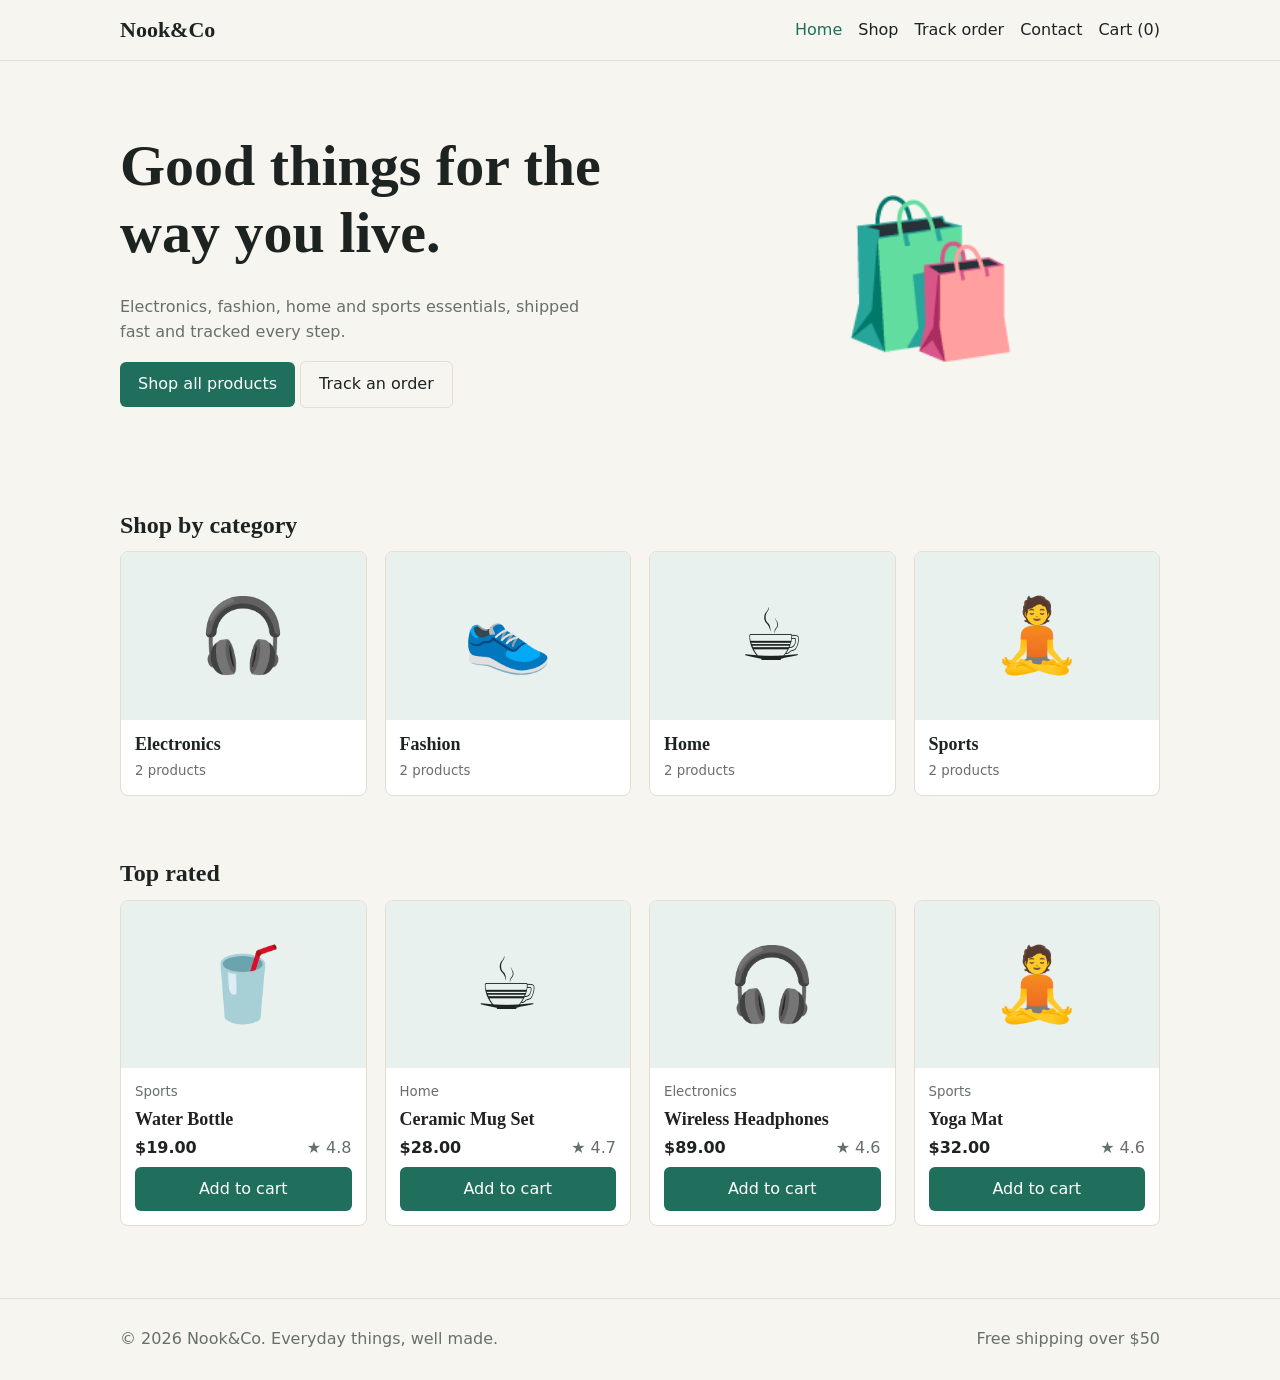
<file: index.html>
<!doctype html><html lang="en"><head><meta charset="utf-8"><meta name="viewport" content="width=device-width,initial-scale=1"><title>Home – Nook&Co</title><meta name="description" content="Nook&Co online store: electronics, fashion, home and sports."><link rel="stylesheet" href="style.css"></head>
<body data-page="home"><header id="h"></header><main id="app"></main><footer id="f"></footer><div id="toast" role="status"></div><script src="app.js"></script></body></html>
</file>
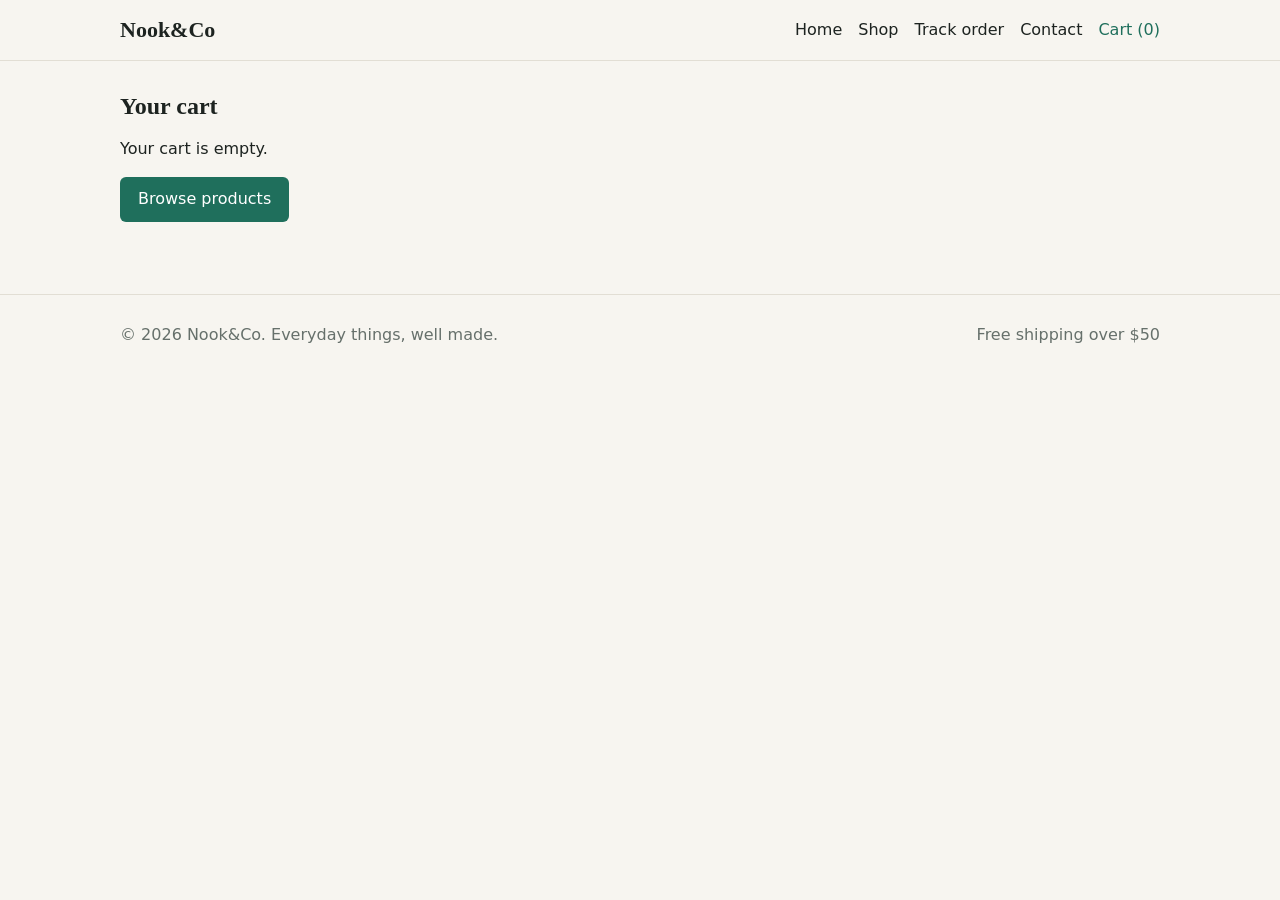
<file: cart.html>
<!doctype html><html lang="en"><head><meta charset="utf-8"><meta name="viewport" content="width=device-width,initial-scale=1"><title>Cart – Nook&Co</title><meta name="description" content="Nook&Co online store: electronics, fashion, home and sports."><link rel="stylesheet" href="style.css"></head>
<body data-page="cart"><header id="h"></header><main id="app"></main><footer id="f"></footer><div id="toast" role="status"></div><script src="app.js"></script></body></html>
</file>
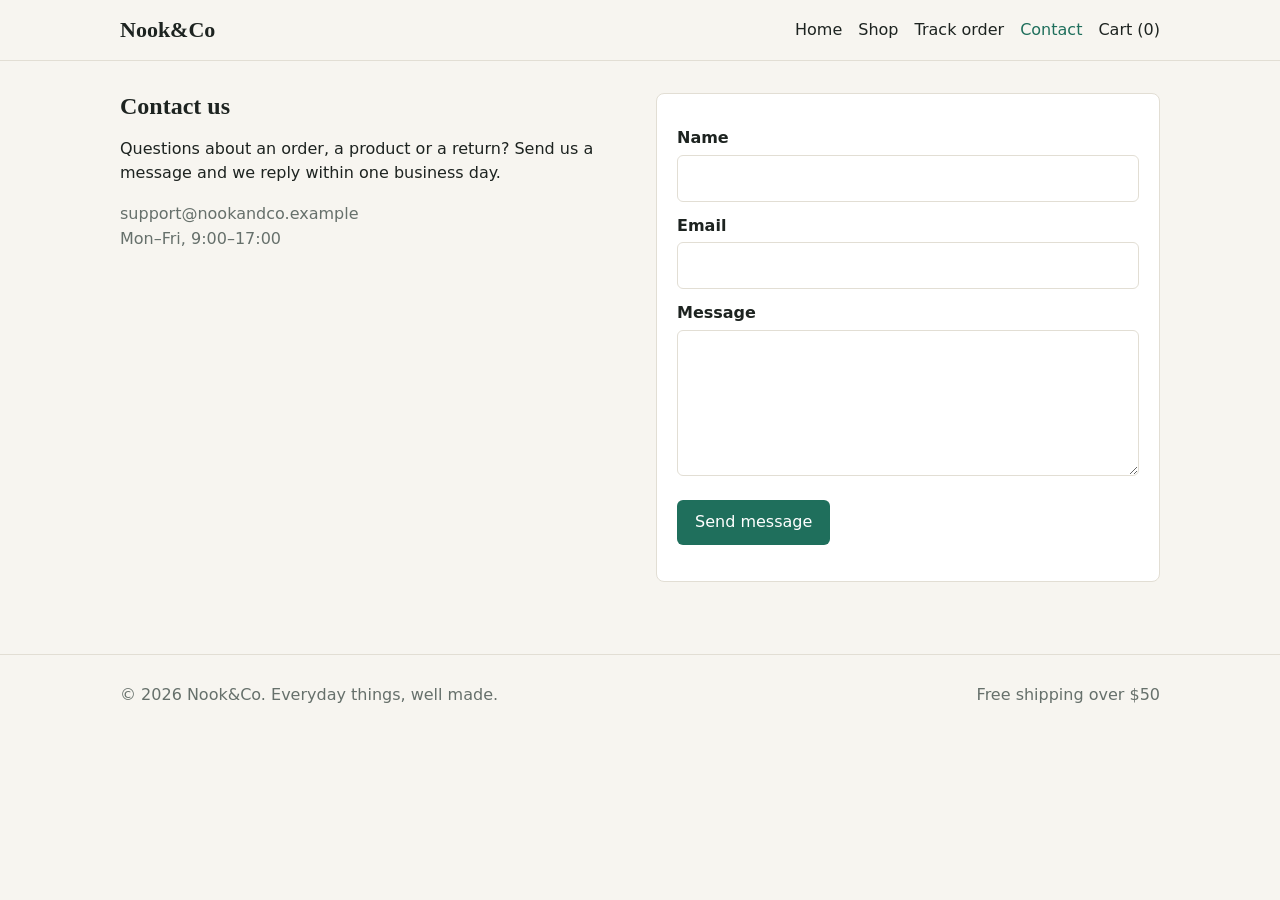
<file: contact.html>
<!doctype html><html lang="en"><head><meta charset="utf-8"><meta name="viewport" content="width=device-width,initial-scale=1"><title>Contact – Nook&Co</title><meta name="description" content="Nook&Co online store: electronics, fashion, home and sports."><link rel="stylesheet" href="style.css"></head>
<body data-page="contact"><header id="h"></header><main id="app"></main><footer id="f"></footer><div id="toast" role="status"></div><script src="app.js"></script></body></html>
</file>
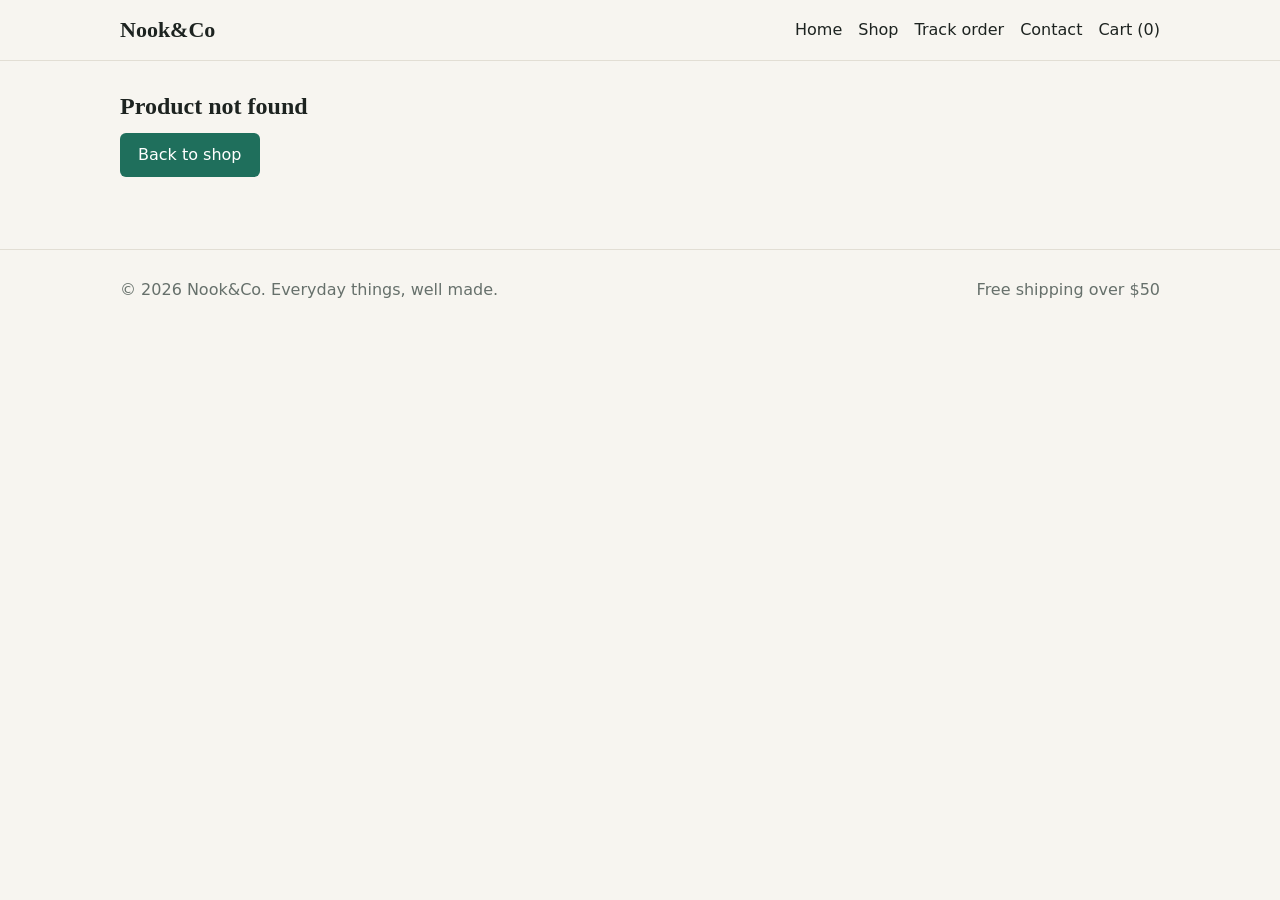
<file: product.html>
<!doctype html><html lang="en"><head><meta charset="utf-8"><meta name="viewport" content="width=device-width,initial-scale=1"><title>Product – Nook&Co</title><meta name="description" content="Nook&Co online store: electronics, fashion, home and sports."><link rel="stylesheet" href="style.css"></head>
<body data-page="product"><header id="h"></header><main id="app"></main><footer id="f"></footer><div id="toast" role="status"></div><script src="app.js"></script></body></html>
</file>
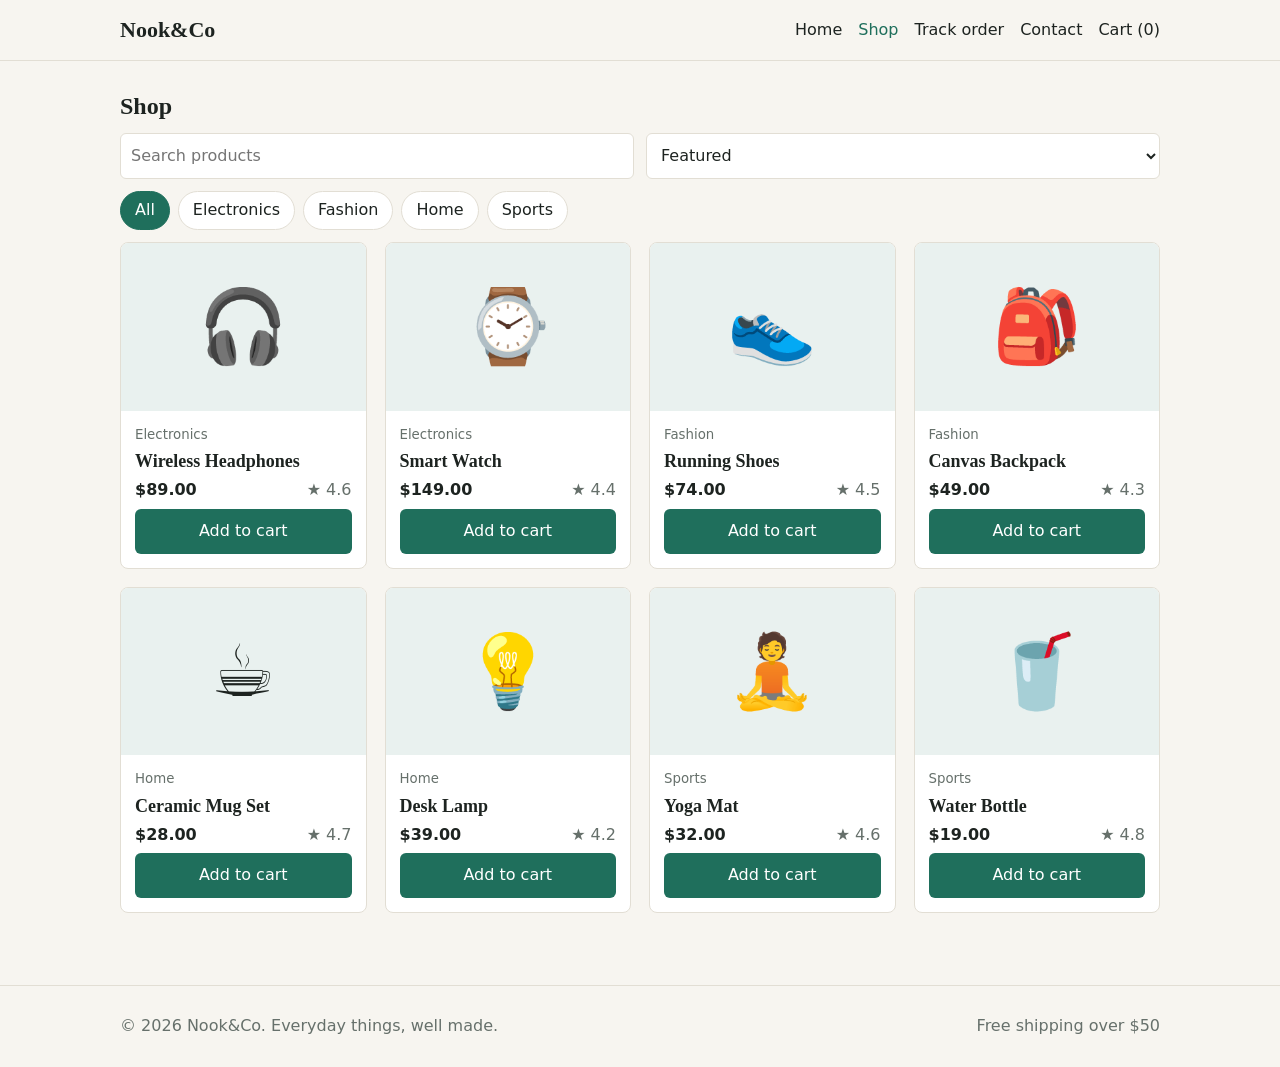
<file: shop.html>
<!doctype html><html lang="en"><head><meta charset="utf-8"><meta name="viewport" content="width=device-width,initial-scale=1"><title>Shop – Nook&Co</title><meta name="description" content="Nook&Co online store: electronics, fashion, home and sports."><link rel="stylesheet" href="style.css"></head>
<body data-page="shop"><header id="h"></header><main id="app"></main><footer id="f"></footer><div id="toast" role="status"></div><script src="app.js"></script></body></html>
</file>
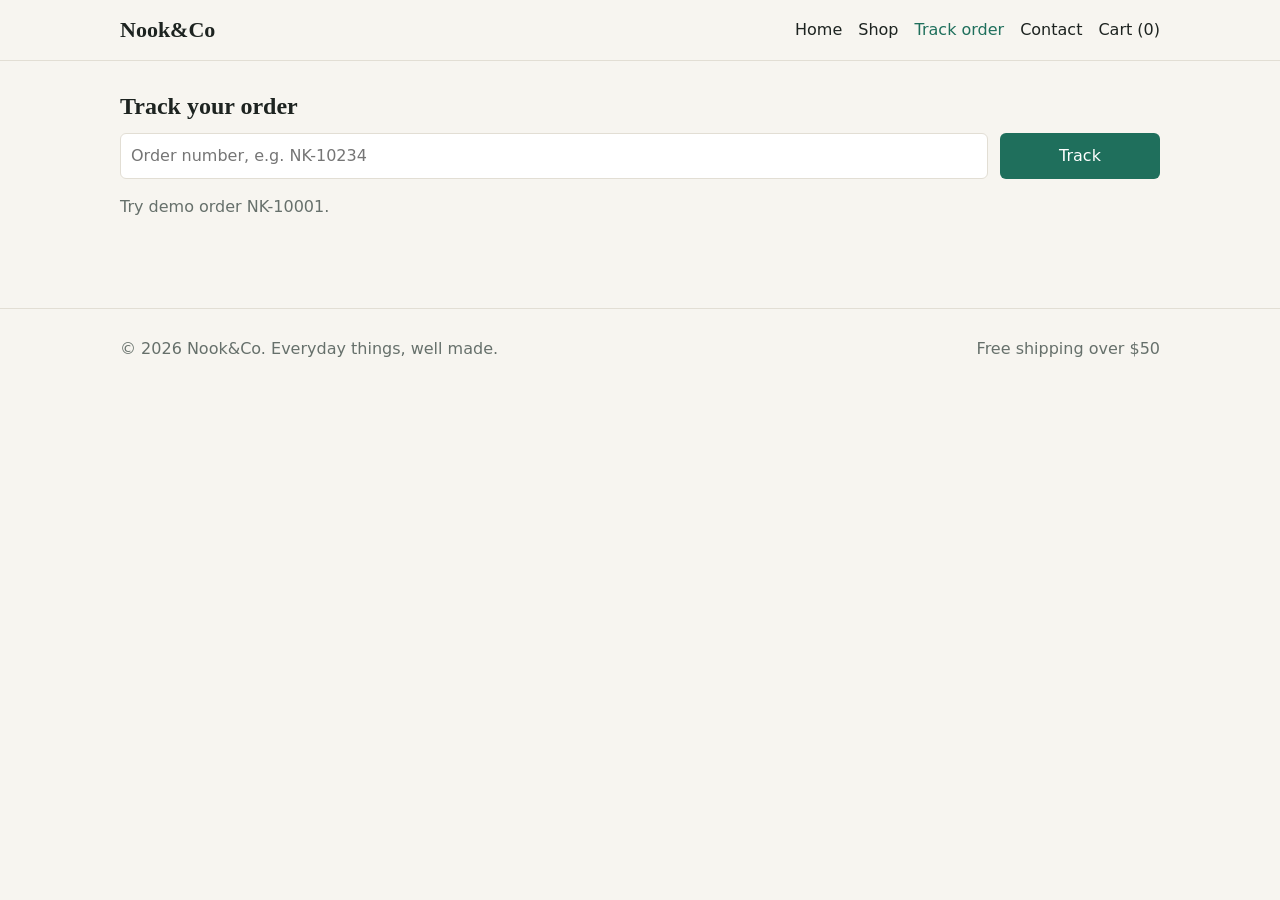
<file: track.html>
<!doctype html><html lang="en"><head><meta charset="utf-8"><meta name="viewport" content="width=device-width,initial-scale=1"><title>Track order – Nook&Co</title><meta name="description" content="Nook&Co online store: electronics, fashion, home and sports."><link rel="stylesheet" href="style.css"></head>
<body data-page="track"><header id="h"></header><main id="app"></main><footer id="f"></footer><div id="toast" role="status"></div><script src="app.js"></script></body></html>
</file>
<file: style.css>
:root{--bg:#f7f5f0;--fg:#1d2320;--mut:#66706b;--card:#fff;--line:#e2ded4;--ac:#1f6f5c;--ac2:#e9b44c}
@media(prefers-color-scheme:dark){:root{--bg:#141816;--fg:#eceae4;--mut:#99a39d;--card:#1d2321;--line:#2e3633;--ac:#4cb89f;--ac2:#e9b44c}}
*{box-sizing:border-box}body{margin:0;font:16px/1.55 "Segoe UI",system-ui,sans-serif;background:var(--bg);color:var(--fg)}
a{color:inherit;text-decoration:none}h1,h2,h3{font-family:Georgia,"Times New Roman",serif;line-height:1.15;margin:0 0 .5em}
.w{max-width:1080px;margin:auto;padding:0 20px}
header{border-bottom:1px solid var(--line);position:sticky;top:0;background:var(--bg);z-index:5}
header .w{display:flex;align-items:center;gap:20px;height:60px;flex-wrap:wrap}
.logo{font:700 22px Georgia,serif;margin-right:auto}nav{display:flex;gap:16px;flex-wrap:wrap}nav a:hover,nav a.on{color:var(--ac)}
.btn{display:inline-block;background:var(--ac);color:#fff;border:0;padding:10px 18px;border-radius:6px;font:inherit;cursor:pointer}
.btn.o{background:none;color:var(--fg);border:1px solid var(--line)}.btn:focus-visible,a:focus-visible,input:focus-visible,select:focus-visible,textarea:focus-visible{outline:2px solid var(--ac2);outline-offset:2px}
.hero{padding:72px 0 56px;display:grid;grid-template-columns:1.2fr 1fr;gap:32px;align-items:center}
.hero h1{font-size:clamp(34px,6vw,58px)}.hero p{color:var(--mut);max-width:46ch}.hero .big{font-size:150px;text-align:center}
section{padding:32px 0}.grid{display:grid;grid-template-columns:repeat(auto-fill,minmax(220px,1fr));gap:18px}
.card{background:var(--card);border:1px solid var(--line);border-radius:8px;overflow:hidden;display:flex;flex-direction:column}
.img{font-size:72px;text-align:center;padding:28px;background:color-mix(in srgb,var(--ac) 10%,var(--card))}
.b{padding:14px;display:flex;flex-direction:column;gap:6px;flex:1}.b h3{font-size:18px;margin:0}small,.mut{color:var(--mut)}
.row{display:flex;justify-content:space-between;align-items:center;gap:10px}
.chips{display:flex;gap:8px;flex-wrap:wrap;margin:12px 0}.chip{padding:6px 14px;border:1px solid var(--line);border-radius:99px;background:var(--card);cursor:pointer;font:inherit;color:inherit}.chip.on{background:var(--ac);color:#fff;border-color:var(--ac)}
input,select,textarea{font:inherit;padding:10px;border:1px solid var(--line);border-radius:6px;background:var(--card);color:var(--fg);width:100%}
label{display:block;margin:12px 0 4px;font-weight:600}.tools{display:flex;gap:12px;flex-wrap:wrap}.tools>*{flex:1;min-width:160px}
.two{display:grid;grid-template-columns:1fr 1fr;gap:32px}.box{background:var(--card);border:1px solid var(--line);border-radius:8px;padding:20px}
.item{display:flex;gap:14px;align-items:center;padding:12px 0;border-bottom:1px solid var(--line)}.item .e{font-size:36px}.item .row{flex:1}
.q button{width:28px;height:28px;border:1px solid var(--line);background:none;color:inherit;border-radius:4px;cursor:pointer}
.steps{list-style:none;padding:0;margin:20px 0}.steps li{padding:8px 0 8px 32px;position:relative;color:var(--mut)}
.steps li:before{content:"";position:absolute;left:0;top:13px;width:14px;height:14px;border-radius:50%;border:2px solid var(--line);background:var(--card)}
.steps li.d{color:var(--fg)}.steps li.d:before{background:var(--ac);border-color:var(--ac)}
footer{border-top:1px solid var(--line);margin-top:40px;padding:28px 0;color:var(--mut)}
#toast{position:fixed;bottom:20px;left:50%;transform:translateX(-50%);background:var(--fg);color:var(--bg);padding:10px 18px;border-radius:6px;opacity:0;transition:opacity .2s;pointer-events:none}#toast.s{opacity:1}
.ok{color:var(--ac);font-weight:600}.err{color:#c0392b}
@media(max-width:760px){.hero,.two{grid-template-columns:1fr}.hero .big{font-size:90px}}
@media(prefers-reduced-motion:reduce){*{transition:none!important}}
</file>
